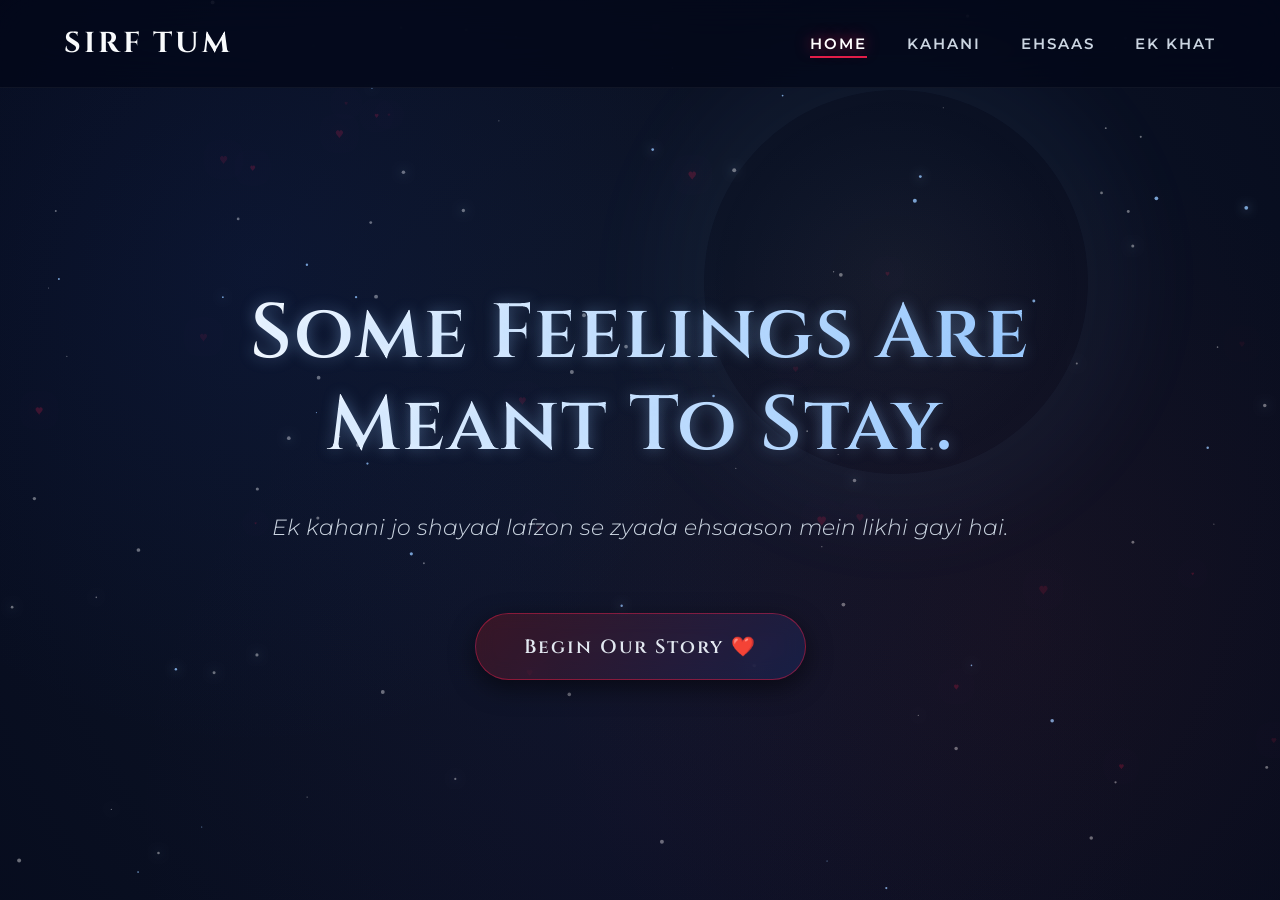
<file: index.html>
<!DOCTYPE html>
<html lang="en">
<head>
    <meta charset="UTF-8">
    <meta name="viewport" content="width=device-width, initial-scale=1.0">
    <title>Sirf Tum | Love & Hope</title>
    <link rel="stylesheet" href="style.css">
</head>
<body>
    <nav id="navbar">
        <a href="index.html" class="logo">SIRF TUM</a>
        <ul class="nav-links">
            <li><a href="index.html" class="nav-link">HOME</a></li>
            <li><a href="kahani.html" class="nav-link">KAHANI</a></li>
            <li><a href="ehsaas.html" class="nav-link">EHSAAS</a></li>
            <li><a href="ek-khat.html" class="nav-link">EK KHAT</a></li>
        </ul>
        <div class="hamburger">
            <span class="bar"></span>
            <span class="bar"></span>
            <span class="bar"></span>
        </div>
    </nav>
    <ul class="nav-mobile-menu">
        <li><a href="index.html" class="nav-link">HOME</a></li>
        <li><a href="kahani.html" class="nav-link">KAHANI</a></li>
        <li><a href="ehsaas.html" class="nav-link">EHSAAS</a></li>
        <li><a href="ek-khat.html" class="nav-link">EK KHAT</a></li>
    </ul>

    <canvas id="canvas-container"></canvas>
    <div class="atmospheric-glow"></div>

    <header id="hero" style="min-height: 100vh; display: flex; flex-direction: column; justify-content: center; align-items: center; text-align: center; position: relative; z-index: 10; padding: 100px 1rem 2rem 1rem;">
        <div class="moon-glow"></div>
        <h1 class="text-glow hero-title">Some Feelings Are Meant To Stay.</h1>
        <p class="hero-subtitle">Ek kahani jo shayad lafzon se zyada ehsaason mein likhi gayi hai.</p>
        <a href="kahani.html" class="btn hero-btn">Begin Our Story ❤️</a>
    </header>

    <script src="script.js"></script>
</body>
</html>
</file>
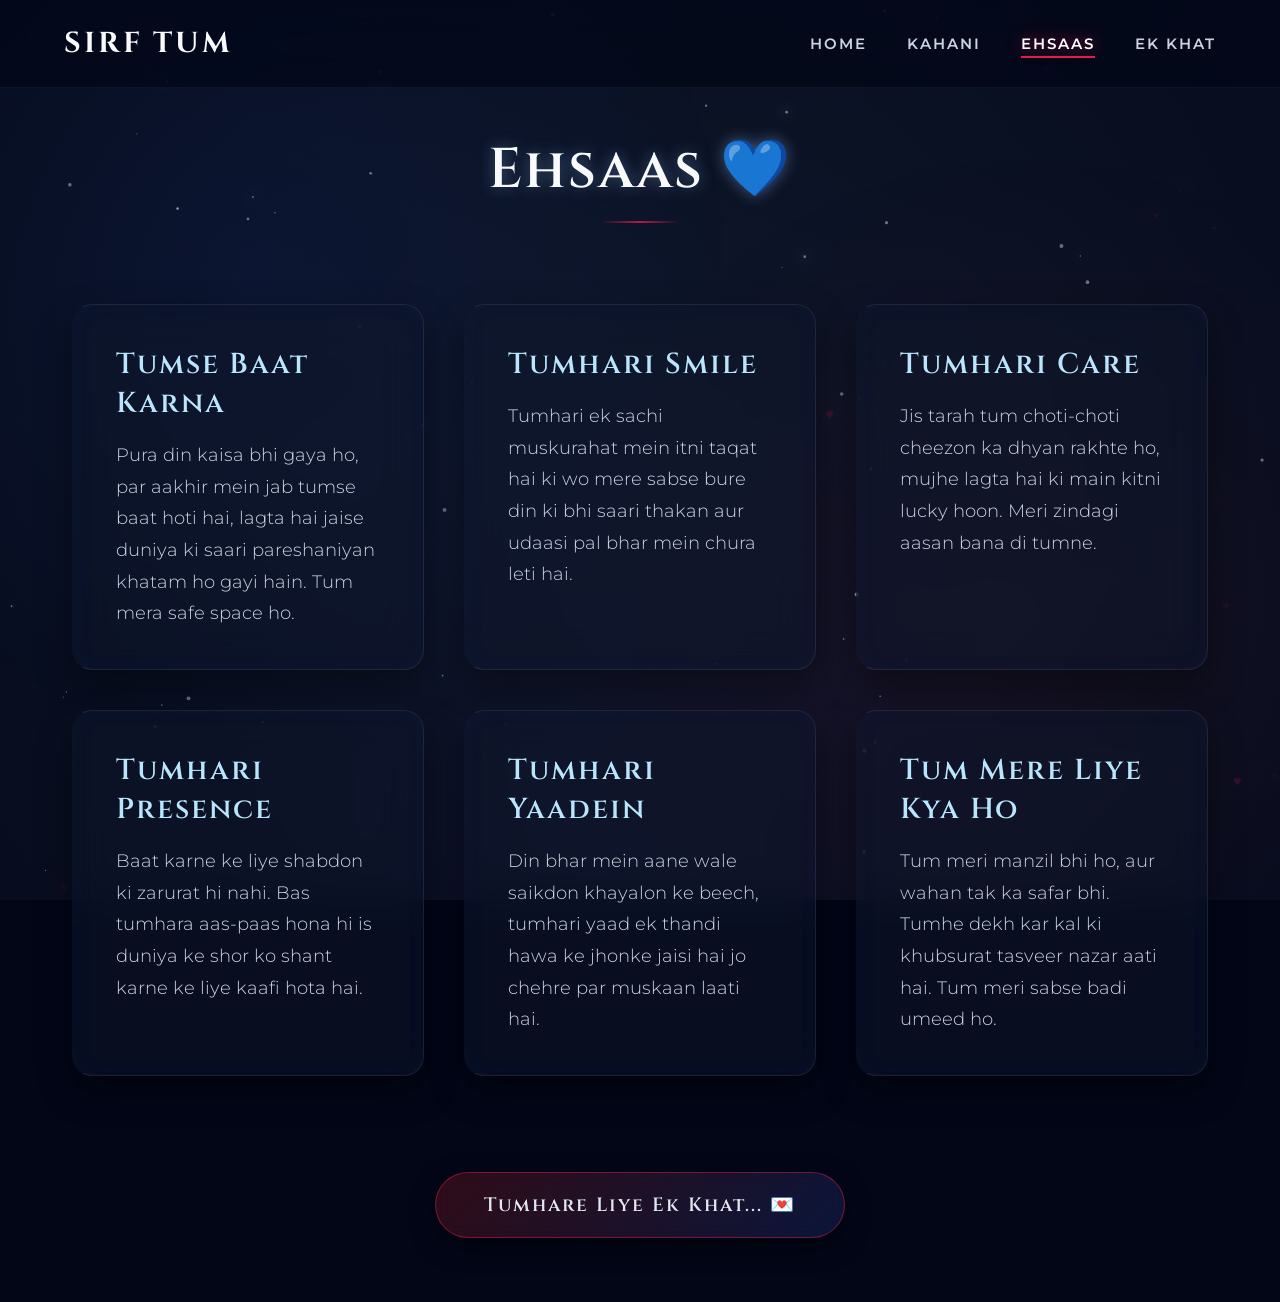
<file: ehsaas.html>
<!DOCTYPE html>
<html lang="en">
<head>
    <meta charset="UTF-8">
    <meta name="viewport" content="width=device-width, initial-scale=1.0">
    <title>Ehsaas | Sirf Tum</title>
    <link rel="stylesheet" href="style.css">
</head>
<body>
    <nav id="navbar">
        <a href="index.html" class="logo">SIRF TUM</a>
        <ul class="nav-links">
            <li><a href="index.html" class="nav-link">HOME</a></li>
            <li><a href="kahani.html" class="nav-link">KAHANI</a></li>
            <li><a href="ehsaas.html" class="nav-link">EHSAAS</a></li>
            <li><a href="ek-khat.html" class="nav-link">EK KHAT</a></li>
        </ul>
        <div class="hamburger">
            <span class="bar"></span>
            <span class="bar"></span>
            <span class="bar"></span>
        </div>
    </nav>
    <ul class="nav-mobile-menu">
        <li><a href="index.html" class="nav-link">HOME</a></li>
        <li><a href="kahani.html" class="nav-link">KAHANI</a></li>
        <li><a href="ehsaas.html" class="nav-link">EHSAAS</a></li>
        <li><a href="ek-khat.html" class="nav-link">EK KHAT</a></li>
    </ul>

    <canvas id="canvas-container"></canvas>
    <div class="atmospheric-glow"></div>

    <div id="main-content">
        <h2 class="section-title reveal text-glow">Ehsaas 💙</h2>
        <div class="ehsaas-grid" style="width: 100%; max-width: 1200px; padding: 2rem;">
            <div class="glass-card ehsaas-card reveal">
                <h3 class="ehsaas-title">Tumse Baat Karna</h3>
                <p class="ehsaas-text">Pura din kaisa bhi gaya ho, par aakhir mein jab tumse baat hoti hai, lagta hai jaise duniya ki saari pareshaniyan khatam ho gayi hain. Tum mera safe space ho.</p>
            </div>
            <div class="glass-card ehsaas-card reveal">
                <h3 class="ehsaas-title">Tumhari Smile</h3>
                <p class="ehsaas-text">Tumhari ek sachi muskurahat mein itni taqat hai ki wo mere sabse bure din ki bhi saari thakan aur udaasi pal bhar mein chura leti hai.</p>
            </div>
            <div class="glass-card ehsaas-card reveal">
                <h3 class="ehsaas-title">Tumhari Care</h3>
                <p class="ehsaas-text">Jis tarah tum choti-choti cheezon ka dhyan rakhte ho, mujhe lagta hai ki main kitni lucky hoon. Meri zindagi aasan bana di tumne.</p>
            </div>
            <div class="glass-card ehsaas-card reveal">
                <h3 class="ehsaas-title">Tumhari Presence</h3>
                <p class="ehsaas-text">Baat karne ke liye shabdon ki zarurat hi nahi. Bas tumhara aas-paas hona hi is duniya ke shor ko shant karne ke liye kaafi hota hai.</p>
            </div>
            <div class="glass-card ehsaas-card reveal">
                <h3 class="ehsaas-title">Tumhari Yaadein</h3>
                <p class="ehsaas-text">Din bhar mein aane wale saikdon khayalon ke beech, tumhari yaad ek thandi hawa ke jhonke jaisi hai jo chehre par muskaan laati hai.</p>
            </div>
            <div class="glass-card ehsaas-card reveal">
                <h3 class="ehsaas-title">Tum Mere Liye Kya Ho</h3>
                <p class="ehsaas-text">Tum meri manzil bhi ho, aur wahan tak ka safar bhi. Tumhe dekh kar kal ki khubsurat tasveer nazar aati hai. Tum meri sabse badi umeed ho.</p>
            </div>
        </div>
        
        <a href="ek-khat.html" class="btn" style="margin-top: 4rem;">Tumhare Liye Ek Khat... 💌</a>
    </div>

    <script src="script.js"></script>
</body>
</html>
</file>
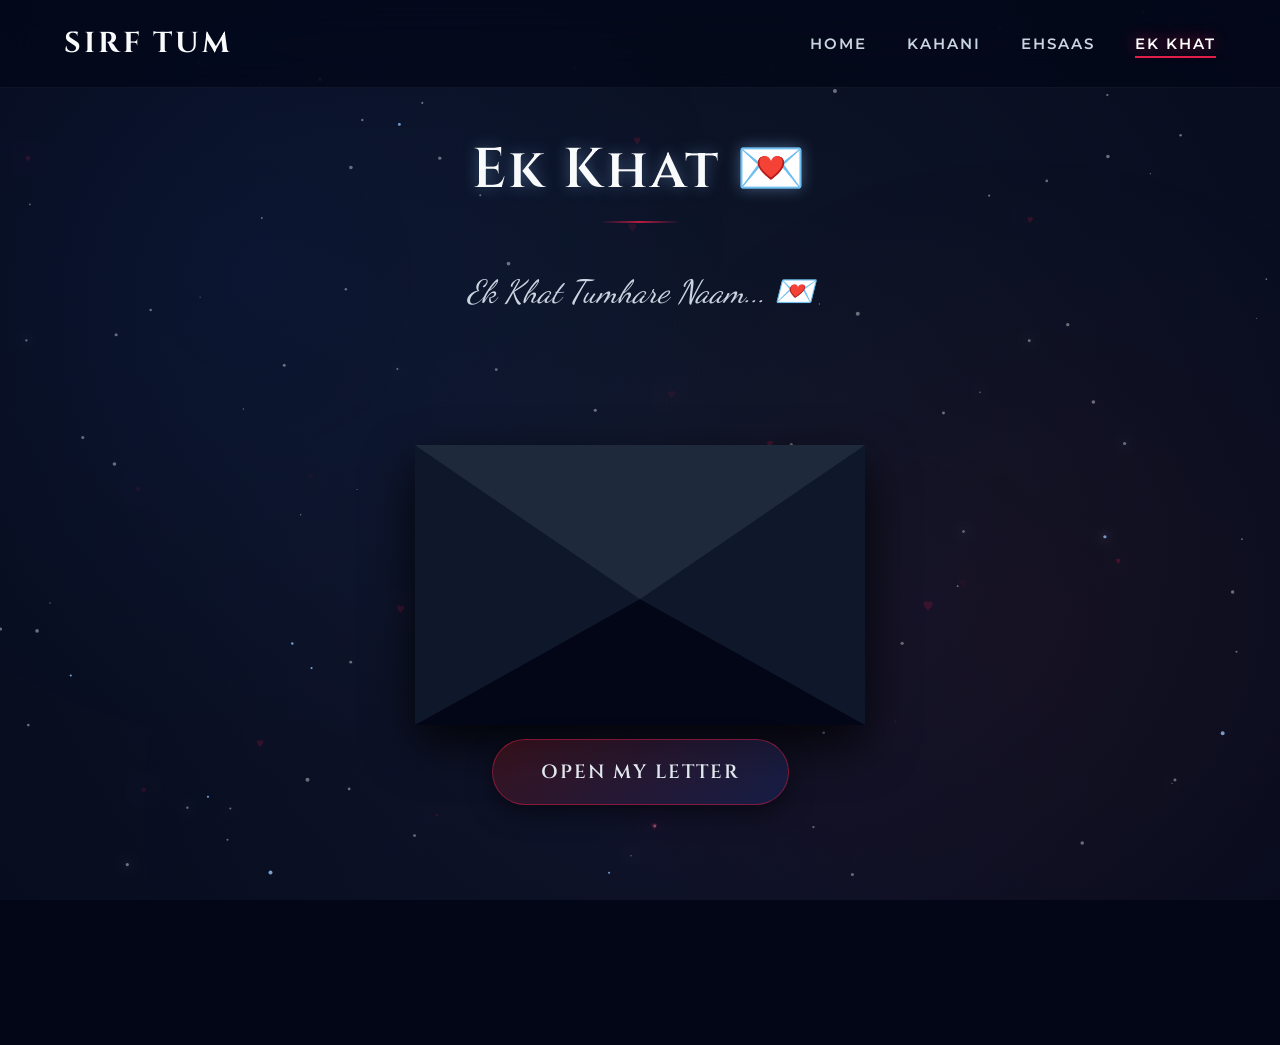
<file: ek-khat.html>
<!DOCTYPE html>
<html lang="en">
<head>
    <meta charset="UTF-8">
    <meta name="viewport" content="width=device-width, initial-scale=1.0">
    <title>Ek Khat | Sirf Tum</title>
    <link rel="stylesheet" href="style.css">
</head>
<body>
    <nav id="navbar">
        <a href="index.html" class="logo">SIRF TUM</a>
        <ul class="nav-links">
            <li><a href="index.html" class="nav-link">HOME</a></li>
            <li><a href="kahani.html" class="nav-link">KAHANI</a></li>
            <li><a href="ehsaas.html" class="nav-link">EHSAAS</a></li>
            <li><a href="ek-khat.html" class="nav-link">EK KHAT</a></li>
        </ul>
        <div class="hamburger">
            <span class="bar"></span>
            <span class="bar"></span>
            <span class="bar"></span>
        </div>
    </nav>
    <ul class="nav-mobile-menu">
        <li><a href="index.html" class="nav-link">HOME</a></li>
        <li><a href="kahani.html" class="nav-link">KAHANI</a></li>
        <li><a href="ehsaas.html" class="nav-link">EHSAAS</a></li>
        <li><a href="ek-khat.html" class="nav-link">EK KHAT</a></li>
    </ul>

    <canvas id="canvas-container"></canvas>
    <div class="atmospheric-glow"></div>

    <div id="main-content" style="padding-bottom: 12rem;">
        <h2 class="section-title reveal text-glow">Ek Khat 💌</h2>
        
        <div class="khat-intro reveal" id="khat-intro">
            <p>Ek Khat Tumhare Naam... 💌</p>
        </div>
        
        <div class="envelope-wrapper reveal" id="envelope-wrapper">
            <div class="envelope" id="envelope">
                <div class="env-back"></div>
                <div class="env-letter" id="letter">
                    <div class="handwritten">
                        Meri Jaan,<br><br>
                        Shayad main roz tumhe ye nahi bata paati ki tum mere liye kya maine rakhte ho. Lekin sach yehi hai ki mere har khayal mein, har dua mein sirf tumhara hi naam hota hai.<br><br>
                        Tumne mere andheron mein ek nayi roshni la di hai. Mere tute hue hisson ko apne pyaar se jod diya hai. Ek ajeeb sa sukoon milta hai tumhari awaaz sunkar, jaise saari thakan utar gayi ho.<br><br>
                        Jab bhi main apna aage ka lamba safar dekhti hoon, toh mujhe us raste par sirf tumhara haath apne haath mein chahiye. Tum meri taqat ho, meri khushi ho, aur meri sabse khubsurat aadat ho.<br><br>
                        Thank you for being my peace, my home, and my love.<br><br>
                        Hamesha, sirf tumhari. ❤️
                    </div>
                </div>
                <div class="env-front-bottom"></div>
                <div class="env-front-left"></div>
                <div class="env-front-right"></div>
                <div class="env-flap">
                    <div class="env-seal">💌</div>
                </div>
            </div>
            <button class="btn" id="open-letter-btn">OPEN MY LETTER</button>
        </div>
    </div>

    <script src="script.js"></script>
</body>
</html>
</file>
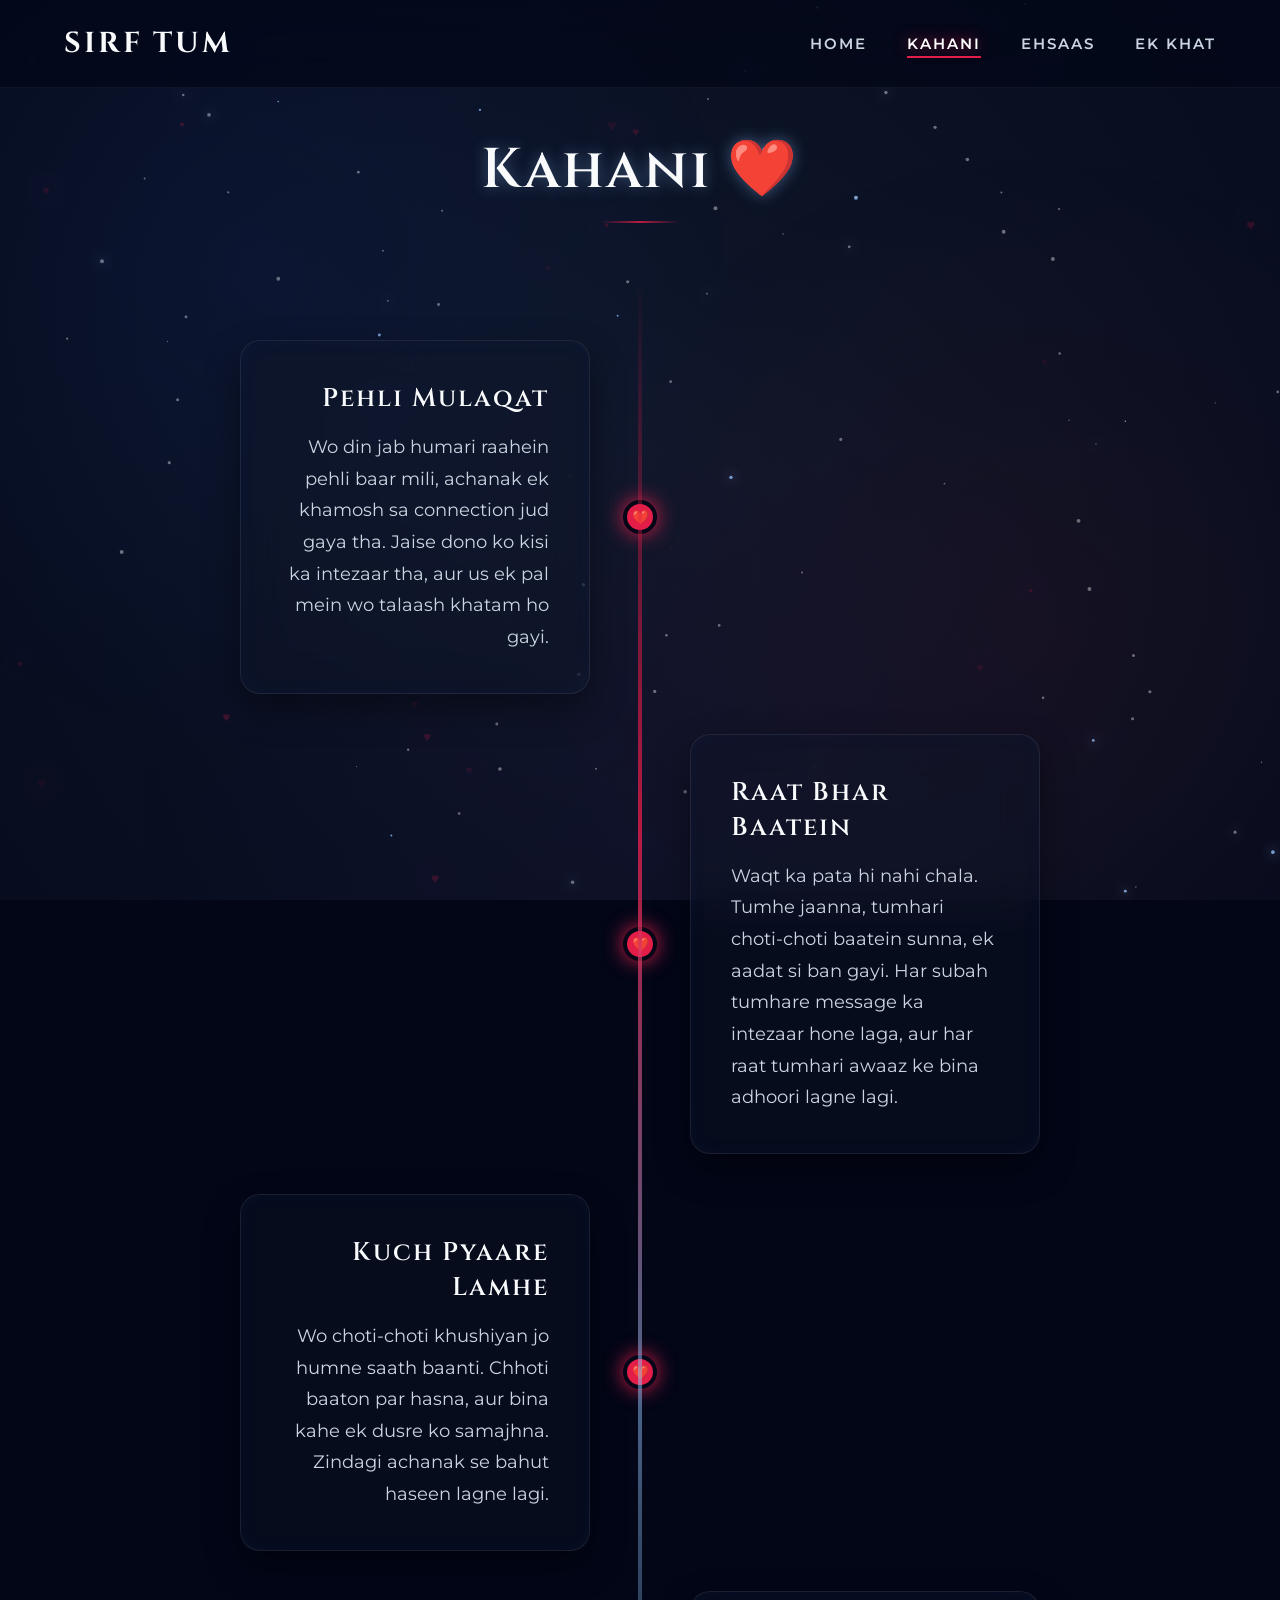
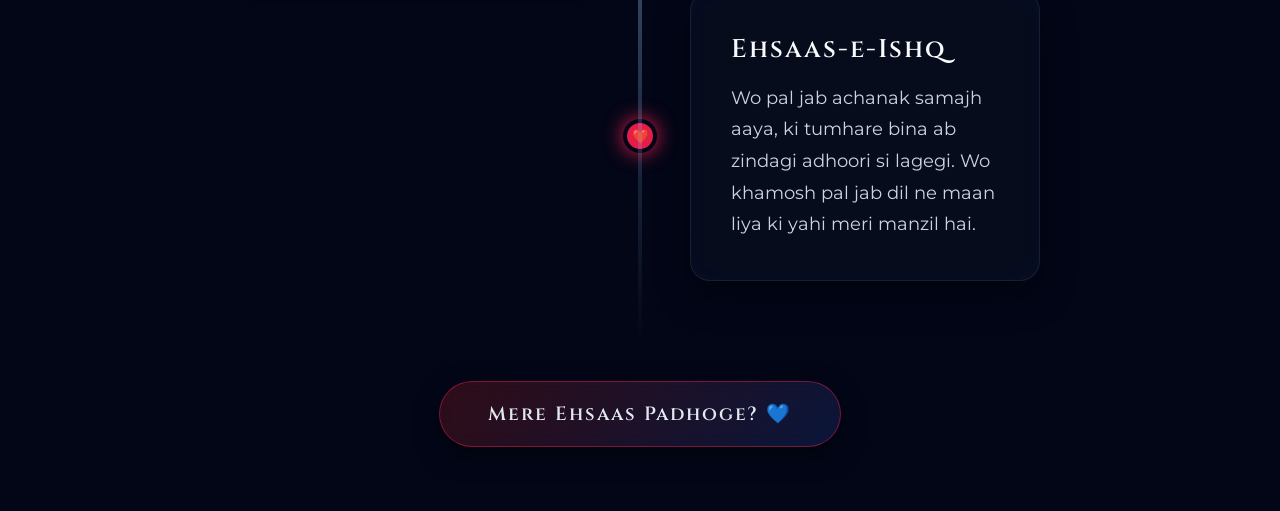
<file: kahani.html>
<!DOCTYPE html>
<html lang="en">
<head>
    <meta charset="UTF-8">
    <meta name="viewport" content="width=device-width, initial-scale=1.0">
    <title>Kahani | Sirf Tum</title>
    <link rel="stylesheet" href="style.css">
</head>
<body>
    <nav id="navbar">
        <a href="index.html" class="logo">SIRF TUM</a>
        <ul class="nav-links">
            <li><a href="index.html" class="nav-link">HOME</a></li>
            <li><a href="kahani.html" class="nav-link">KAHANI</a></li>
            <li><a href="ehsaas.html" class="nav-link">EHSAAS</a></li>
            <li><a href="ek-khat.html" class="nav-link">EK KHAT</a></li>
        </ul>
        <div class="hamburger">
            <span class="bar"></span>
            <span class="bar"></span>
            <span class="bar"></span>
        </div>
    </nav>
    <ul class="nav-mobile-menu">
        <li><a href="index.html" class="nav-link">HOME</a></li>
        <li><a href="kahani.html" class="nav-link">KAHANI</a></li>
        <li><a href="ehsaas.html" class="nav-link">EHSAAS</a></li>
        <li><a href="ek-khat.html" class="nav-link">EK KHAT</a></li>
    </ul>

    <canvas id="canvas-container"></canvas>
    <div class="atmospheric-glow"></div>

    <div id="main-content">
        <h2 class="section-title reveal text-glow">Kahani ❤️</h2>
        <div class="timeline">
            <div class="timeline-item reveal">
                <div class="timeline-dot">❤️</div>
                <div class="glass-card">
                    <h3 class="card-title">Pehli Mulaqat</h3>
                    <p class="card-text">Wo din jab humari raahein pehli baar mili, achanak ek khamosh sa connection jud gaya tha. Jaise dono ko kisi ka intezaar tha, aur us ek pal mein wo talaash khatam ho gayi.</p>
                </div>
            </div>
            <div class="timeline-item reveal">
                <div class="timeline-dot">❤️</div>
                <div class="glass-card">
                    <h3 class="card-title">Raat Bhar Baatein</h3>
                    <p class="card-text">Waqt ka pata hi nahi chala. Tumhe jaanna, tumhari choti-choti baatein sunna, ek aadat si ban gayi. Har subah tumhare message ka intezaar hone laga, aur har raat tumhari awaaz ke bina adhoori lagne lagi.</p>
                </div>
            </div>
            <div class="timeline-item reveal">
                <div class="timeline-dot">❤️</div>
                <div class="glass-card">
                    <h3 class="card-title">Kuch Pyaare Lamhe</h3>
                    <p class="card-text">Wo choti-choti khushiyan jo humne saath baanti. Chhoti baaton par hasna, aur bina kahe ek dusre ko samajhna. Zindagi achanak se bahut haseen lagne lagi.</p>
                </div>
            </div>
            <div class="timeline-item reveal">
                <div class="timeline-dot">❤️</div>
                <div class="glass-card">
                    <h3 class="card-title">Ehsaas-e-Ishq</h3>
                    <p class="card-text">Wo pal jab achanak samajh aaya, ki tumhare bina ab zindagi adhoori si lagegi. Wo khamosh pal jab dil ne maan liya ki yahi meri manzil hai.</p>
                </div>
            </div>
        </div>
        
        <a href="ehsaas.html" class="btn" style="margin-top: 2rem;">Mere Ehsaas Padhoge? 💙</a>
    </div>

    <script src="script.js"></script>
</body>
</html>
</file>
<file: style.css>
@import url('https://fonts.googleapis.com/css2?family=Cinzel:wght@400;600;700&family=Montserrat:wght@300;400;500;600&family=Dancing+Script:wght@500;700&display=swap');

* { margin: 0; padding: 0; box-sizing: border-box; }
body, html { 
    width: 100%; min-height: 100vh;
    font-family: 'Montserrat', sans-serif;
    background-color: #020617; 
    color: #f1f5f9;
    overflow-x: hidden;
}

::-webkit-scrollbar { width: 8px; }
::-webkit-scrollbar-track { background: #020617; }
::-webkit-scrollbar-thumb { background: rgba(153, 27, 27, 0.6); border-radius: 4px; }
::-webkit-scrollbar-thumb:hover { background: rgba(225, 29, 72, 0.8); }

nav {
    position: fixed; top: 0; left: 0; width: 100%; padding: 1.5rem 4rem;
    display: flex; justify-content: space-between; align-items: center;
    background: rgba(2, 6, 23, 0.7); backdrop-filter: blur(20px); -webkit-backdrop-filter: blur(20px);
    z-index: 1000; border-bottom: 1px solid rgba(255,255,255,0.05);
}
.logo { font-family: 'Cinzel', serif; font-size: 1.8rem; color: #f8fafc; letter-spacing: 3px; font-weight: 700; cursor: pointer; text-decoration: none; }
.nav-links { display: flex; gap: 2.5rem; list-style: none; }
.nav-links a {
    color: #cbd5e1; text-decoration: none; font-size: 0.95rem; font-weight: 600;
    text-transform: uppercase; letter-spacing: 2px; transition: all 0.3s ease; position: relative;
}
.nav-links a::after {
    content: ''; position: absolute; bottom: -5px; left: 0; width: 0%; height: 2px;
    background: #e11d48; transition: width 0.3s ease;
}
.nav-links a:hover, .nav-links a.active { color: #fff; text-shadow: 0 0 15px rgba(225,29,72,0.8); }
.nav-links a:hover::after, .nav-links a.active::after { width: 100%; }

.hamburger { display: none; cursor: pointer; flex-direction: column; gap: 5px; }
.bar { width: 25px; height: 3px; background-color: #f8fafc; transition: all 0.3s ease; }
.nav-mobile-menu { display: none; position: fixed; top: 70px; left: 0; width: 100%; background: rgba(2,6,23,0.95); backdrop-filter: blur(20px); padding: 2rem; list-style: none; flex-direction: column; gap: 2rem; align-items: center; z-index: 999; transform: translateY(-100%); transition: transform 0.4s ease; border-bottom: 1px solid rgba(255,255,255,0.05); }
.nav-mobile-menu.active { transform: translateY(0); }
.nav-mobile-menu a { color: #cbd5e1; text-decoration: none; font-size: 1.2rem; font-weight: 600; text-transform: uppercase; letter-spacing: 2px; }
.nav-mobile-menu a.active { color: #e11d48; }

#canvas-container { position: fixed; top: 0; left: 0; width: 100vw; height: 100vh; z-index: 0; pointer-events: none; background: radial-gradient(circle at 50% 50%, #0f172a 0%, #020617 100%); }
.atmospheric-glow { position: fixed; width: 100vw; height: 100vh; top: 0; left: 0; z-index: 1; pointer-events: none; background: radial-gradient(circle at 20% 30%, rgba(29, 78, 216, 0.08) 0%, transparent 40%), radial-gradient(circle at 80% 70%, rgba(153, 27, 27, 0.08) 0%, transparent 40%), radial-gradient(circle at 50% 90%, rgba(88, 28, 135, 0.05) 0%, transparent 50%); transition: transform 0.1s ease-out; }
.moon-glow { position: absolute; width: 30vw; height: 30vw; max-width: 400px; max-height: 400px; border-radius: 50%; background: radial-gradient(circle, rgba(226, 232, 240, 0.04) 0%, transparent 70%); box-shadow: 0 0 100px 40px rgba(147, 197, 253, 0.05); top: 10%; right: 15%; pointer-events: none; z-index: 0; }

h1, h2, h3 { font-family: 'Cinzel', serif; font-weight: 600; letter-spacing: 2px; }
.text-glow { text-shadow: 0 0 15px rgba(147, 197, 253, 0.4); }
.text-glow-red { text-shadow: 0 0 20px rgba(225, 29, 72, 0.6); }

.btn { padding: 1.2rem 3rem; background: linear-gradient(135deg, rgba(153, 27, 27, 0.3), rgba(30, 58, 138, 0.3)); border: 1px solid rgba(225, 29, 72, 0.5); color: #e2e8f0; font-family: 'Cinzel', serif; font-size: 1.2rem; font-weight: 600; letter-spacing: 2px; border-radius: 50px; cursor: pointer; backdrop-filter: blur(10px); transition: all 0.4s ease; text-decoration: none; display: inline-block; box-shadow: 0 8px 25px rgba(0,0,0,0.5); position: relative; z-index: 20; }
.btn:hover { background: linear-gradient(135deg, rgba(225, 29, 72, 0.6), rgba(153, 27, 27, 0.6)); border-color: rgba(225, 29, 72, 1); transform: translateY(-3px) scale(1.05); box-shadow: 0 15px 35px rgba(225, 29, 72, 0.5); color: #fff; }

#main-content { position: relative; z-index: 10; width: 100%; max-width: 1200px; margin: 0 auto; display: flex; flex-direction: column; align-items: center; padding-top: 100px; min-height: 100vh; padding-bottom: 4rem; }

.hero-title { font-size: clamp(2.5rem, 6vw, 5rem); line-height: 1.2; background: linear-gradient(to right, #ffffff, #93c5fd); -webkit-background-clip: text; -webkit-text-fill-color: transparent; animation: fadeInDown 2s ease-out forwards; z-index: 2; margin-bottom: 2rem; max-width: 900px; padding: 0 1rem; }
.hero-subtitle { font-size: clamp(1.1rem, 2.5vw, 1.4rem); color: #cbd5e1; max-width: 800px; font-weight: 300; font-style: italic; animation: fadeInUp 2s ease-out 0.8s forwards; opacity: 0; z-index: 2; line-height: 2; margin-bottom: 2rem; padding: 0 1.5rem; }
.hero-btn { margin-top: 2rem; animation: fadeInUp 2s ease-out 1.5s forwards; opacity: 0; }

.section-title { font-size: clamp(2.5rem, 5vw, 3.5rem); margin-bottom: 4rem; color: #f8fafc; text-align: center; position: relative; margin-top: 2rem; }
.section-title::after { content: ''; position: absolute; bottom: -15px; left: 50%; transform: translateX(-50%); width: 80px; height: 2px; background: linear-gradient(to right, transparent, rgba(225, 29, 72, 0.8), transparent); }

.glass-card { background: rgba(15, 23, 42, 0.4); backdrop-filter: blur(20px); -webkit-backdrop-filter: blur(20px); border: 1px solid rgba(255, 255, 255, 0.08); border-radius: 20px; padding: 2.5rem; box-shadow: 0 15px 35px rgba(0, 0, 0, 0.4), inset 0 0 20px rgba(29, 78, 216, 0.05); transition: all 0.5s cubic-bezier(0.4, 0, 0.2, 1); position: relative; overflow: hidden; }
.glass-card:hover { transform: translateY(-8px); box-shadow: 0 25px 50px rgba(0, 0, 0, 0.6), 0 0 40px rgba(153, 27, 27, 0.2); border: 1px solid rgba(255, 255, 255, 0.15); }
.card-title { font-size: 1.6rem; color: #f8fafc; margin-bottom: 15px; font-family: 'Cinzel', serif;}
.card-text { color: #cbd5e1; font-size: 1.1rem; line-height: 1.8; }

/* KAHANI PAGE */
.timeline { position: relative; max-width: 900px; width: 100%; margin: 0 auto; padding: 3rem 0; }
.timeline::after { content: ''; position: absolute; width: 4px; background: linear-gradient(to bottom, transparent, rgba(225,29,72,0.8), rgba(147,197,253,0.5), transparent); top: 0; bottom: 0; left: 50%; transform: translateX(-50%); border-radius: 2px; }
.timeline-item { padding: 20px 50px; position: relative; width: 50%; }
.timeline-item:nth-child(odd) { left: 0; text-align: right; }
.timeline-item:nth-child(even) { left: 50%; text-align: left; }
.timeline-dot { position: absolute; width: 34px; height: 34px; background: #e11d48; border: 4px solid #020617; border-radius: 50%; top: 50%; transform: translateY(-50%); box-shadow: 0 0 20px rgba(225,29,72,1); z-index: 1; animation: pulse 2s infinite ease-in-out; display: flex; align-items: center; justify-content: center; font-size: 14px; color: white; }
.timeline-item:nth-child(odd) .timeline-dot { right: -17px; }
.timeline-item:nth-child(even) .timeline-dot { left: -17px; }


/* EHSAAS PAGE */
.ehsaas-grid { display: grid; grid-template-columns: repeat(auto-fit, minmax(320px, 1fr)); gap: 2.5rem; width: 100%; }
.ehsaas-card { text-align: left; border-left: 4px solid transparent; transition: all 0.4s ease; background: rgba(15, 23, 42, 0.5); }
.ehsaas-card:hover { border-left-color: #e11d48; }
.ehsaas-title { font-size: 1.8rem; color: #bae6fd; margin-bottom: 1rem; font-family: 'Cinzel', serif; }
.ehsaas-text { font-size: 1.1rem; color: #cbd5e1; line-height: 1.8; font-weight: 300; }

/* EK KHAT PAGE */
.khat-intro { text-align: center; font-size: 2rem; color: #cbd5e1; font-family: 'Dancing Script', cursive; margin-bottom: 2rem; font-style: italic; transition: opacity 0.5s; }
.envelope-wrapper { position: relative; width: 100%; max-width: 500px; height: 350px; margin: 2rem auto 8rem auto; display: flex; flex-direction: column; align-items: center; justify-content: flex-end; perspective: 1200px; }
.envelope { position: relative; width: 100%; max-width: 450px; height: 280px; transition: transform 0.5s ease; }
.env-back { position: absolute; top: 0; left: 0; width: 100%; height: 100%; background: #1e293b; border-radius: 8px; box-shadow: 0 20px 50px rgba(0,0,0,0.8); }
.env-letter { position: absolute; bottom: 10px; left: 2%; width: 96%; height: 260px; background-color: #fdfbf7; background-image: repeating-linear-gradient(transparent, transparent 31px, #cbd5e1 32px); background-attachment: local; border-radius: 5px; transition: all 1.2s cubic-bezier(0.175, 0.885, 0.32, 1.1); z-index: 2; padding: 35px 30px; box-sizing: border-box; overflow: hidden; box-shadow: 0 0 20px rgba(0,0,0,0.3); opacity: 0; }
.env-letter::-webkit-scrollbar { width: 5px; }
.env-letter::-webkit-scrollbar-thumb { background: #94a3b8; border-radius: 5px; }
.env-front-left { position: absolute; bottom: 0; left: 0; width: 100%; height: 100%; background: #0f172a; clip-path: polygon(0 0, 50% 55%, 0 100%); z-index: 3; }
.env-front-right { position: absolute; bottom: 0; right: 0; width: 100%; height: 100%; background: #0f172a; clip-path: polygon(100% 0, 50% 55%, 100% 100%); z-index: 3; }
.env-front-bottom { position: absolute; bottom: 0; left: 0; width: 100%; height: 100%; background: #020617; clip-path: polygon(0 100%, 50% 55%, 100% 100%); z-index: 4; }
.env-flap { position: absolute; top: 0; left: 0; width: 100%; height: 100%; background: #1e293b; clip-path: polygon(0 0, 100% 0, 50% 55%); z-index: 5; transform-origin: top; transition: transform 0.8s ease-in-out; display: flex; align-items: flex-end; justify-content: center; }
.env-seal { width: 55px; height: 55px; background: linear-gradient(135deg, #be123c, #881337); border-radius: 50%; transform: translateY(27px); box-shadow: 0 5px 15px rgba(0,0,0,0.6); display: flex; align-items: center; justify-content: center; font-size: 1.5rem; color: #fff; border: 2px solid #fda4af; }

.envelope-wrapper.open .env-flap { transform: rotateX(180deg); z-index: 1; }
.envelope-wrapper.open .env-letter { bottom: 60px; height: 600px; z-index: 10; box-shadow: 0 -10px 40px rgba(0,0,0,0.4), 0 20px 50px rgba(0,0,0,0.8); overflow-y: auto; opacity: 1; }
#open-letter-btn { position: absolute; bottom: -80px; transition: all 0.4s ease; }
.handwritten { font-family: 'Dancing Script', cursive; font-size: 1.6rem; line-height: 2; color: #0f172a; text-align: left; font-weight: 700; }

@keyframes fadeInDown { from { opacity: 0; transform: translateY(-40px); } to { opacity: 1; transform: translateY(0); } }
@keyframes fadeInUp { from { opacity: 0; transform: translateY(40px); } to { opacity: 1; transform: translateY(0); } }
@keyframes pulse { 0% { transform: scale(1) translateY(-50%); } 50% { transform: scale(1.2) translateY(-40%); } 100% { transform: scale(1) translateY(-50%); } }
.reveal { opacity: 0; transform: translateY(60px); transition: all 1.2s cubic-bezier(0.25, 0.8, 0.25, 1); }
.reveal.active { opacity: 1; transform: translateY(0); }

/* Responsive */
@media (max-width: 768px) {
    nav { padding: 1.5rem; }
    .nav-links { display: none; }
    .hamburger { display: flex; }
    .nav-mobile-menu { display: flex; }
    #main-content { padding-left: 1.5rem; padding-right: 1.5rem; }
    .timeline::after { left: 30px; }
    .timeline-item { width: 100%; padding-left: 70px; padding-right: 0; }
    .timeline-item:nth-child(even), .timeline-item:nth-child(odd) { left: 0; text-align: left; }
    .timeline-item:nth-child(even) .timeline-dot, .timeline-item:nth-child(odd) .timeline-dot { left: 15px; right: auto; }
    .envelope-wrapper { height: 350px; }
    .envelope { width: 100%; }
}
</file>
